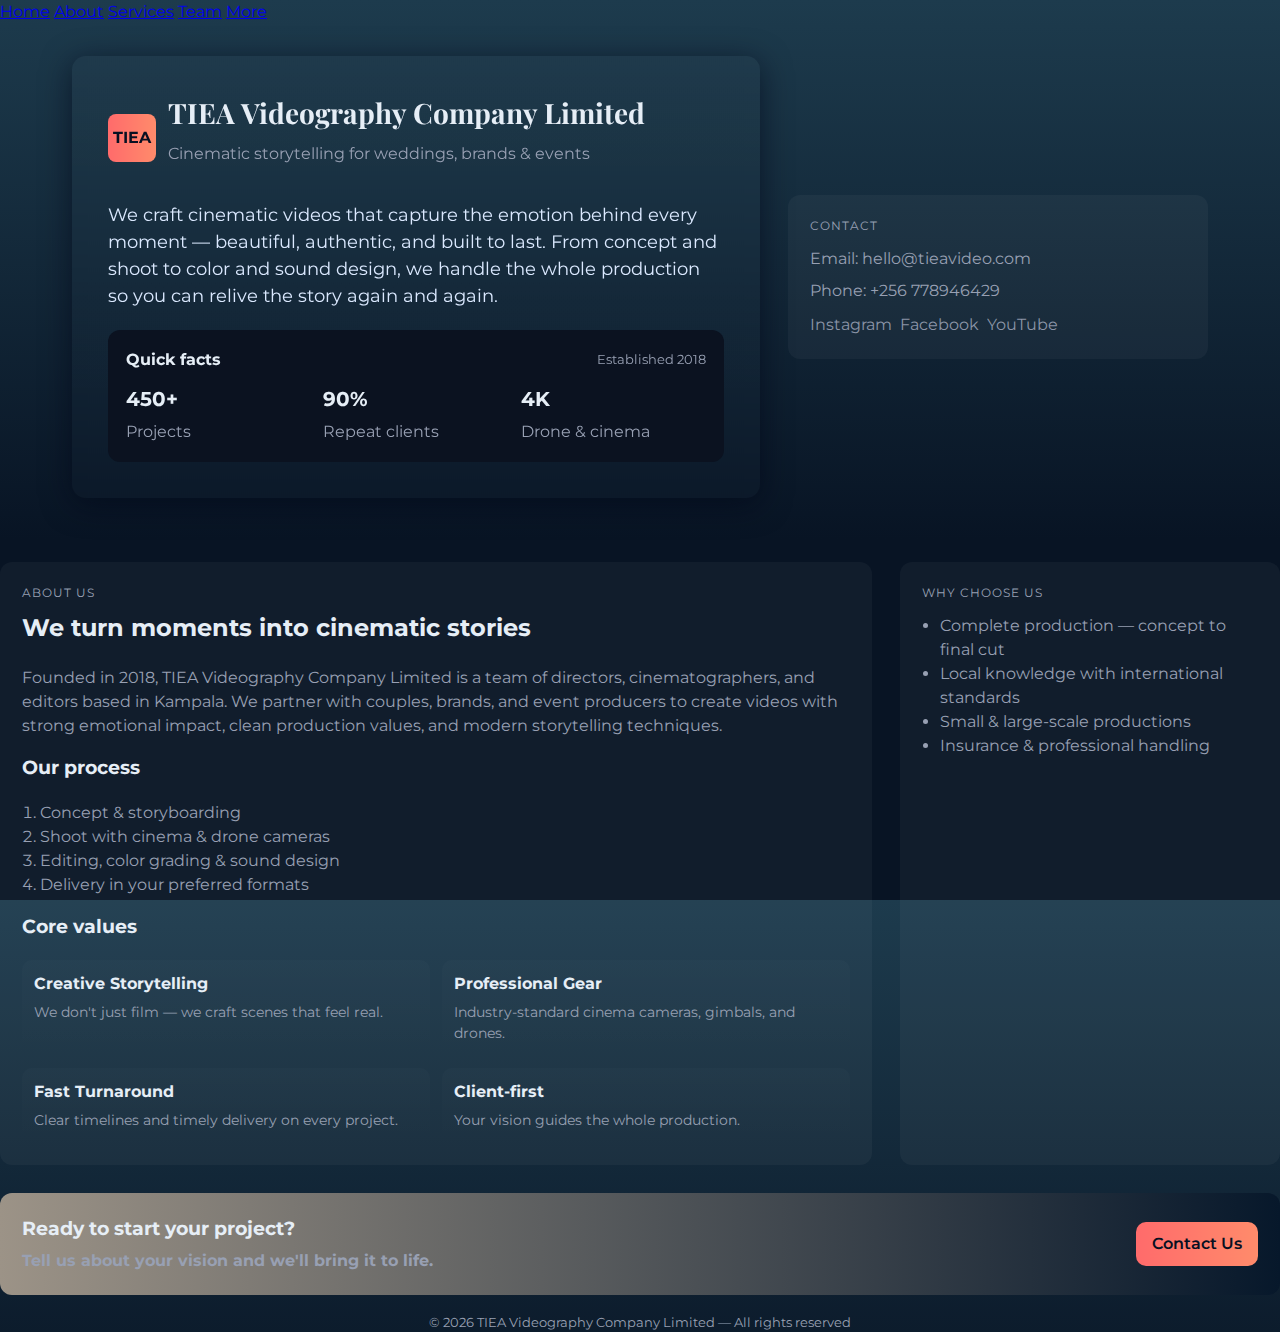
<file: About.html>
<!doctype html>
<html lang="en">
<head>
  <meta charset="utf-8">
  <meta name="viewport" content="width=device-width,initial-scale=1">
  <title>About — TIEA Videography Company Limited</title>
  <link rel="preconnect" href="https://fonts.googleapis.com">
  <link rel="preconnect" href="https://fonts.gstatic.com" crossorigin>
  <link href="https://fonts.googleapis.com/css2?family=Montserrat:wght@400;600;700&family=Playfair+Display:wght@400;600&display=swap" rel="stylesheet">
  <style>
    :root{
      --bg:#0f1724;
      --card:#0b1220;
      --accent:#ff6b6b;
      --muted:#98a0b3;
      --glass: rgba(255,255,255,0.04);
      --maxw:1200px;
      --radius:14px;
    }
    *{box-sizing:border-box}
    html,body{height:100%}
    body{
      margin:0;
      font-family:Montserrat,system-ui,-apple-system,"Segoe UI",Roboto,"Helvetica Neue",Arial;
      color:#e6eef6;
      background:linear-gradient(180deg,#1d3b4d 0%, #081424 60%);
      line-height:1.5;
    }
    .container{max-width:var(--maxw);margin:0 auto;padding:32px}
    .hero{display:grid;grid-template-columns:1fr 420px;gap:28px;align-items:center;margin-bottom:32px;}
    .hero-card{background:linear-gradient(180deg, rgba(255,255,255,0.02), rgba(255,255,255,0.01));border-radius:var(--radius);padding:36px;box-shadow:0 6px 30px rgba(2,6,23,0.6);backdrop-filter: blur(6px);}
    .brand{font-family:'Playfair Display',serif;font-size:28px;margin:0 0 8px}
    .tag{color:var(--muted);margin-bottom:18px}
    .lead{font-size:18px;color:#dbe9ff;margin-bottom:20px}
    .cta-row{display:flex;gap:12px}
    .btn{display:inline-block;padding:10px 16px;border-radius:10px;text-decoration:none;font-weight:600}
    .btn-primary{background:linear-gradient(90deg,var(--accent),#ff8b6b);color:#071022}
    .btn-ghost{background:transparent;border:1px solid rgba(255,255,255,0.06);color:var(--muted)}
    .media-card{background:var(--card);padding:18px;border-radius:12px}
    .stats{display:flex;gap:12px;flex-wrap:wrap}
    .stat{flex:1;min-width:110px}
    .stat h3{margin:0;font-size:20px}
    .stat p{margin:6px 0 0;color:var(--muted)}
    .grid{display:grid;grid-template-columns:1fr 380px;gap:28px;margin-bottom:28px}
    .card{background:var(--glass);padding:22px;border-radius:12px}
    .subhead{color:var(--muted);text-transform:uppercase;font-size:12px;letter-spacing:1px}
    .services{display:grid;grid-template-columns:repeat(2,1fr);gap:12px;margin-top:14px}
    .service{background:linear-gradient(180deg, rgba(255,255,255,0.015), transparent);padding:12px;border-radius:10px}
    .service h4{margin:0 0 6px}
    .service p{margin:0;color:var(--muted);font-size:14px}
    .team-grid{display:grid;grid-template-columns:repeat(3,1fr);gap:12px}
    .member{background:var(--card);padding:12px;border-radius:10px;text-align:center}
    .avatar{width:88px;height:88px;border-radius:50%;background:linear-gradient(180deg,#102030,#0b1421);display:inline-flex;align-items:center;justify-content:center;font-weight:700;font-size:24px;margin-bottom:10px}
    .role{color:var(--muted);font-size:13px}
    .testimonials{display:flex;gap:12px;overflow:auto;padding-bottom:6px}
    .quote{min-width:260px;background:linear-gradient(180deg, rgba(255,255,255,0.02), rgba(255,255,255,0.01));padding:14px;border-radius:10px}
    .quote p{margin:0;color:var(--muted)}
    .footer-cta{background:linear-gradient(90deg,#9c9387 0%, #07182b 100%);padding:22px;border-radius:12px;display:flex;justify-content:space-between;align-items:center;gap:12px}
    @media (max-width:980px){.hero,.grid{grid-template-columns:1fr}.team-grid{grid-template-columns:repeat(2,1fr)}}
    @media (max-width:600px){.team-grid{grid-template-columns:1fr}.services{grid-template-columns:1fr}.hero{padding:0}}
    .muted{color:var(--muted)}
    .logo{display:flex;gap:12px;align-items:center}
    .logo .mark{width:48px;height:48px;border-radius:8px;background:linear-gradient(90deg,var(--accent),#ff8b6b);display:flex;align-items:center;justify-content:center;color:#071022;font-weight:700}
    a.social{opacity:0.9;text-decoration:none;color:var(--muted)}
  </style>
      <nav class="mb-3">
      <a class="text-white mx-2 text-decoration-none" href="index.html">Home</a>
      <a class="text-white mx-2 text-decoration-none" href="about.html">About</a>
      <a class="text-white mx-2 text-decoration-none" href="services.html">Services</a>
      <a class="text-white mx-2 text-decoration-none" href="team.html">Team</a>
      <a class="text-white mx-2 text-decoration-none" href="contact.html">More</a>
    </nav>
</head>
<body>
  <div class="container">
    <section class="hero">
      <div class="hero-card">
        <div class="logo" style="margin-bottom:6px">
          <div class="mark">TIEA</div>
          <div>
            <h1 class="brand">TIEA Videography Company Limited</h1>
            <div class="tag">Cinematic storytelling for weddings, brands & events</div>
          </div>
        </div>
        <p class="lead">We craft cinematic videos that capture the emotion behind every moment — beautiful, authentic, and built to last. From concept and shoot to color and sound design, we handle the whole production so you can relive the story again and again.</p>
        
        <div style="margin-top:20px" class="media-card">
          <div style="display:flex;justify-content:space-between;align-items:center">
            <strong>Quick facts</strong>
            <div style="color:var(--muted);font-size:13px">Established 2018</div>
          </div>
          <div class="stats" style="margin-top:12px">
            <div class="stat"><h3>450+</h3><p class="muted">Projects</p></div>
            <div class="stat"><h3>90%</h3><p class="muted">Repeat clients</p></div>
            <div class="stat"><h3>4K</h3><p class="muted">Drone & cinema</p></div>
          </div>
        </div>
      </div>
      
        <div class="card">
          <div class="subhead">Contact</div>
          <div style="margin-top:12px">
            <p class="muted" style="margin:0 0 8px">Email: hello@tieavideo.com</p>
            <p class="muted" style="margin:0 0 8px">Phone: +256 778946429</p>
            <div style="display:flex;gap:8px;margin-top:10px">
              <a class="social" href="#">Instagram</a>
              <a class="social" href="#">Facebook</a>
              <a class="social" href="#">YouTube</a>
            </div>
          </div>
        </div>
      </div>
    </section>
    <section class="grid">
      <div class="card">
        <div class="subhead">About us</div>
        <h2 style="margin-top:8px">We turn moments into cinematic stories</h2>
        <p class="muted" style="margin-top:12px">Founded in 2018, TIEA Videography Company Limited is a team of directors, cinematographers, and editors based in Kampala. We partner with couples, brands, and event producers to create videos with strong emotional impact, clean production values, and modern storytelling techniques.</p>
        <h3 style="margin-top:16px">Our process</h3>
        <ol class="muted" style="margin-top:8px;padding-left:18px">
          <li>Concept & storyboarding</li>
          <li>Shoot with cinema & drone cameras</li>
          <li>Editing, color grading & sound design</li>
          <li>Delivery in your preferred formats</li>
        </ol>
        <h3 style="margin-top:16px">Core values</h3>
        <div class="services">
          <div class="service"><h4>Creative Storytelling</h4><p>We don't just film — we craft scenes that feel real.</p></div>
          <div class="service"><h4>Professional Gear</h4><p>Industry-standard cinema cameras, gimbals, and drones.</p></div>
          <div class="service"><h4>Fast Turnaround</h4><p>Clear timelines and timely delivery on every project.</p></div>
          <div class="service"><h4>Client-first</h4><p>Your vision guides the whole production.</p></div>
        </div>
      </div>
      <aside class="card">
        <div class="subhead">Why choose us</div>
        <ul class="muted" style="margin-top:12px;padding-left:18px">
          <li>Complete production — concept to final cut</li>
          <li>Local knowledge with international standards</li>
          <li>Small & large-scale productions</li>
          <li>Insurance & professional handling</li>
        </ul>
       
        </div>
      </aside>
    </section>
    
    <section class="footer-cta">
      <div>
        <h3 style="margin:0">Ready to start your project?</h3>
        <div class="muted" style="margin-top:6px"><strong>Tell us about your vision and we'll bring it to life.</strong></div>
      </div>
      <div style="display:flex;gap:10px;align-items:center">
        <a href="#contact" class="btn btn-primary">Contact Us</a>
      </div>
    </section>
    <footer style="margin-top:18px;text-align:center;color:var(--muted);font-size:13px">© <span id="year"></span> TIEA Videography Company Limited — All rights reserved</footer>
  </div>
  <script>
    document.getElementById('year').textContent = new Date().getFullYear();
    function openReel(e){e.preventDefault();alert('Replace this with your reel modal or link to portfolio.');}
  </script>
</body>
</html>
</file>
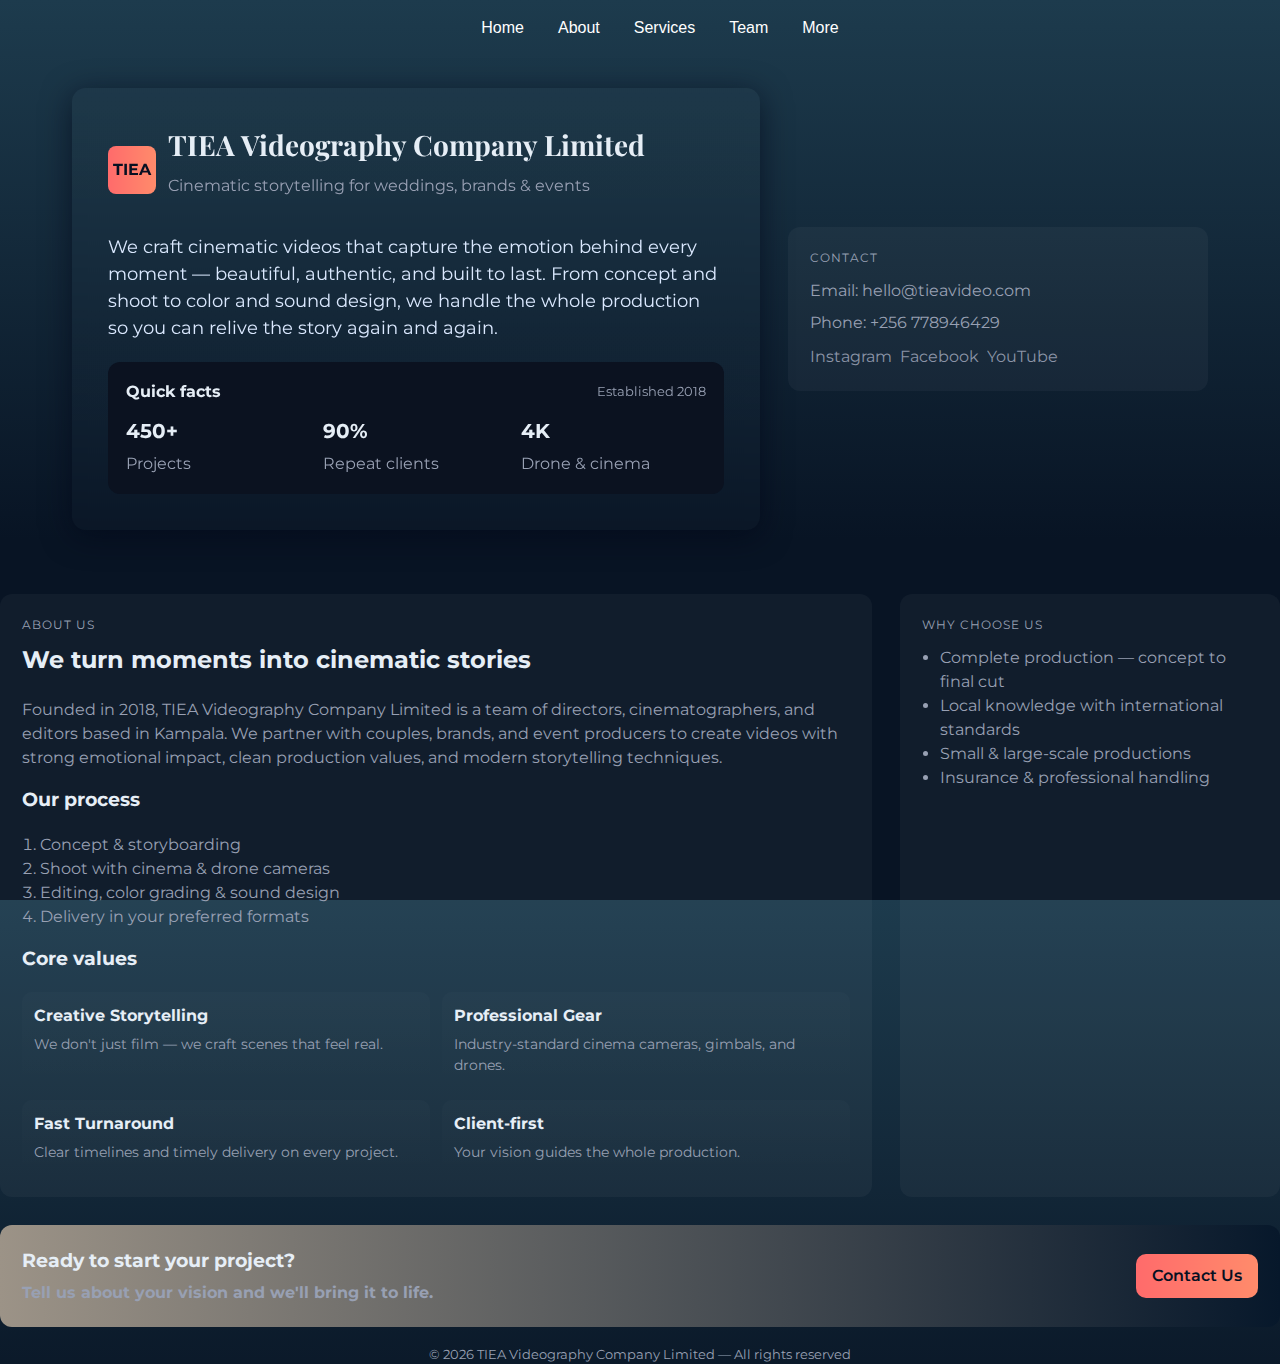
<file: about.html>
<!doctype html>
<html lang="en">
<head>
  <meta charset="utf-8">
  <meta name="viewport" content="width=device-width,initial-scale=1">
  <title>About — TIEA Videography Company Limited</title>
  <link rel="preconnect" href="https://fonts.googleapis.com">
  <link rel="preconnect" href="https://fonts.gstatic.com" crossorigin>
  <link href="https://fonts.googleapis.com/css2?family=Montserrat:wght@400;600;700&family=Playfair+Display:wght@400;600&display=swap" rel="stylesheet">
  <style>
    :root{
      --bg:#0f1724;
      --card:#0b1220;
      --accent:#ff6b6b;
      --muted:#98a0b3;
      --glass: rgba(255,255,255,0.04);
      --maxw:1200px;
      --radius:14px;
    }
    *{box-sizing:border-box}
    html,body{height:100%}
    body{
      margin:0;
      font-family:Montserrat,system-ui,-apple-system,"Segoe UI",Roboto,"Helvetica Neue",Arial;
      color:#e6eef6;
      background:linear-gradient(180deg,#1d3b4d 0%, #081424 60%);
      line-height:1.5;
    }
    .container{max-width:var(--maxw);margin:0 auto;padding:32px}
    .hero{display:grid;grid-template-columns:1fr 420px;gap:28px;align-items:center;margin-bottom:32px;}
    .hero-card{background:linear-gradient(180deg, rgba(255,255,255,0.02), rgba(255,255,255,0.01));border-radius:var(--radius);padding:36px;box-shadow:0 6px 30px rgba(2,6,23,0.6);backdrop-filter: blur(6px);}
    .brand{font-family:'Playfair Display',serif;font-size:28px;margin:0 0 8px}
    .tag{color:var(--muted);margin-bottom:18px}
    .lead{font-size:18px;color:#dbe9ff;margin-bottom:20px}
    .cta-row{display:flex;gap:12px}
    .btn{display:inline-block;padding:10px 16px;border-radius:10px;text-decoration:none;font-weight:600}
    .btn-primary{background:linear-gradient(90deg,var(--accent),#ff8b6b);color:#071022}
    .btn-ghost{background:transparent;border:1px solid rgba(255,255,255,0.06);color:var(--muted)}
    .media-card{background:var(--card);padding:18px;border-radius:12px}
    .stats{display:flex;gap:12px;flex-wrap:wrap}
    .stat{flex:1;min-width:110px}
    .stat h3{margin:0;font-size:20px}
    .stat p{margin:6px 0 0;color:var(--muted)}
    .grid{display:grid;grid-template-columns:1fr 380px;gap:28px;margin-bottom:28px}
    .card{background:var(--glass);padding:22px;border-radius:12px}
    .subhead{color:var(--muted);text-transform:uppercase;font-size:12px;letter-spacing:1px}
    .services{display:grid;grid-template-columns:repeat(2,1fr);gap:12px;margin-top:14px}
    .service{background:linear-gradient(180deg, rgba(255,255,255,0.015), transparent);padding:12px;border-radius:10px}
    .service h4{margin:0 0 6px}
    .service p{margin:0;color:var(--muted);font-size:14px}
    .team-grid{display:grid;grid-template-columns:repeat(3,1fr);gap:12px}
    .member{background:var(--card);padding:12px;border-radius:10px;text-align:center}
    .avatar{width:88px;height:88px;border-radius:50%;background:linear-gradient(180deg,#102030,#0b1421);display:inline-flex;align-items:center;justify-content:center;font-weight:700;font-size:24px;margin-bottom:10px}
    .role{color:var(--muted);font-size:13px}
    .testimonials{display:flex;gap:12px;overflow:auto;padding-bottom:6px}
    .quote{min-width:260px;background:linear-gradient(180deg, rgba(255,255,255,0.02), rgba(255,255,255,0.01));padding:14px;border-radius:10px}
    .quote p{margin:0;color:var(--muted)}
    .footer-cta{background:linear-gradient(90deg,#9c9387 0%, #07182b 100%);padding:22px;border-radius:12px;display:flex;justify-content:space-between;align-items:center;gap:12px}
    @media (max-width:980px){.hero,.grid{grid-template-columns:1fr}.team-grid{grid-template-columns:repeat(2,1fr)}}
    @media (max-width:600px){.team-grid{grid-template-columns:1fr}.services{grid-template-columns:1fr}.hero{padding:0}}
    .muted{color:var(--muted)}
    .logo{display:flex;gap:12px;align-items:center}
    .logo .mark{width:48px;height:48px;border-radius:8px;background:linear-gradient(90deg,var(--accent),#ff8b6b);display:flex;align-items:center;justify-content:center;color:#071022;font-weight:700}
    a.social{opacity:0.9;text-decoration:none;color:var(--muted)}
    .about>ul>li{
      display: inline;
      margin-inline: 15px;
    }
    .about>ul>li>a{
      color: white;
      font-family: 'Franklin Gothic Medium', 'Arial Narrow', Arial, sans-serif;
      text-decoration: none;
      
    }
    .about{
      text-align: center;
    }
    .about>ul>li>a:hover{
      color: orange;
    }

  </style>
      
<body>
  <header>
    <nav class="about">
      <ul>
        <li><a href="index.html">Home</a></li>
        <li class="active"><a href="about.html">About</a></li>
        <li><a href="services.html">Services</a></li>
        <li><a href="team.html">Team</a></li>
        <li><a href="contact.html">More</a></li>
        </ul>
    </nav>
  </header>
  <div class="container">
    <section class="hero">
      <div class="hero-card">
        <div class="logo" style="margin-bottom:6px">
          <div class="mark">TIEA</div>
          <div>
            <h1 class="brand">TIEA Videography Company Limited</h1>
            <div class="tag">Cinematic storytelling for weddings, brands & events</div>
          </div>
        </div>
        <p class="lead">We craft cinematic videos that capture the emotion behind every moment — beautiful, authentic, and built to last. From concept and shoot to color and sound design, we handle the whole production so you can relive the story again and again.</p>
        
        <div style="margin-top:20px" class="media-card">
          <div style="display:flex;justify-content:space-between;align-items:center">
            <strong>Quick facts</strong>
            <div style="color:var(--muted);font-size:13px">Established 2018</div>
          </div>
          <div class="stats" style="margin-top:12px">
            <div class="stat"><h3>450+</h3><p class="muted">Projects</p></div>
            <div class="stat"><h3>90%</h3><p class="muted">Repeat clients</p></div>
            <div class="stat"><h3>4K</h3><p class="muted">Drone & cinema</p></div>
          </div>
        </div>
      </div>
      
        <div class="card">
          <div class="subhead">Contact</div>
          <div style="margin-top:12px">
            <p class="muted" style="margin:0 0 8px">Email: hello@tieavideo.com</p>
            <p class="muted" style="margin:0 0 8px">Phone: +256 778946429</p>
            <div style="display:flex;gap:8px;margin-top:10px">
              <a class="social" href="#">Instagram</a>
              <a class="social" href="#">Facebook</a>
              <a class="social" href="#">YouTube</a>
            </div>
          </div>
        </div>
      </div>
    </section>
    <section class="grid">
      <div class="card">
        <div class="subhead">About us</div>
        <h2 style="margin-top:8px">We turn moments into cinematic stories</h2>
        <p class="muted" style="margin-top:12px">Founded in 2018, TIEA Videography Company Limited is a team of directors, cinematographers, and editors based in Kampala. We partner with couples, brands, and event producers to create videos with strong emotional impact, clean production values, and modern storytelling techniques.</p>
        <h3 style="margin-top:16px">Our process</h3>
        <ol class="muted" style="margin-top:8px;padding-left:18px">
          <li>Concept & storyboarding</li>
          <li>Shoot with cinema & drone cameras</li>
          <li>Editing, color grading & sound design</li>
          <li>Delivery in your preferred formats</li>
        </ol>
        <h3 style="margin-top:16px">Core values</h3>
        <div class="services">
          <div class="service"><h4>Creative Storytelling</h4><p>We don't just film — we craft scenes that feel real.</p></div>
          <div class="service"><h4>Professional Gear</h4><p>Industry-standard cinema cameras, gimbals, and drones.</p></div>
          <div class="service"><h4>Fast Turnaround</h4><p>Clear timelines and timely delivery on every project.</p></div>
          <div class="service"><h4>Client-first</h4><p>Your vision guides the whole production.</p></div>
        </div>
      </div>
      <aside class="card">
        <div class="subhead">Why choose us</div>
        <ul class="muted" style="margin-top:12px;padding-left:18px">
          <li>Complete production — concept to final cut</li>
          <li>Local knowledge with international standards</li>
          <li>Small & large-scale productions</li>
          <li>Insurance & professional handling</li>
        </ul>
       
        </div>
      </aside>
    </section>
    
    <section class="footer-cta">
      <div>
        <h3 style="margin:0">Ready to start your project?</h3>
        <div class="muted" style="margin-top:6px"><strong>Tell us about your vision and we'll bring it to life.</strong></div>
      </div>
      <div style="display:flex;gap:10px;align-items:center">
        <a href="#contact" class="btn btn-primary">Contact Us</a>
      </div>
    </section>
    <footer style="margin-top:18px;text-align:center;color:var(--muted);font-size:13px">© <span id="year"></span> TIEA Videography Company Limited — All rights reserved</footer>
  </div>
  <script>
    document.getElementById('year').textContent = new Date().getFullYear();
    function openReel(e){e.preventDefault();alert('Replace this with your reel modal or link to portfolio.');}
  </script>
</body>
</html>
</file>
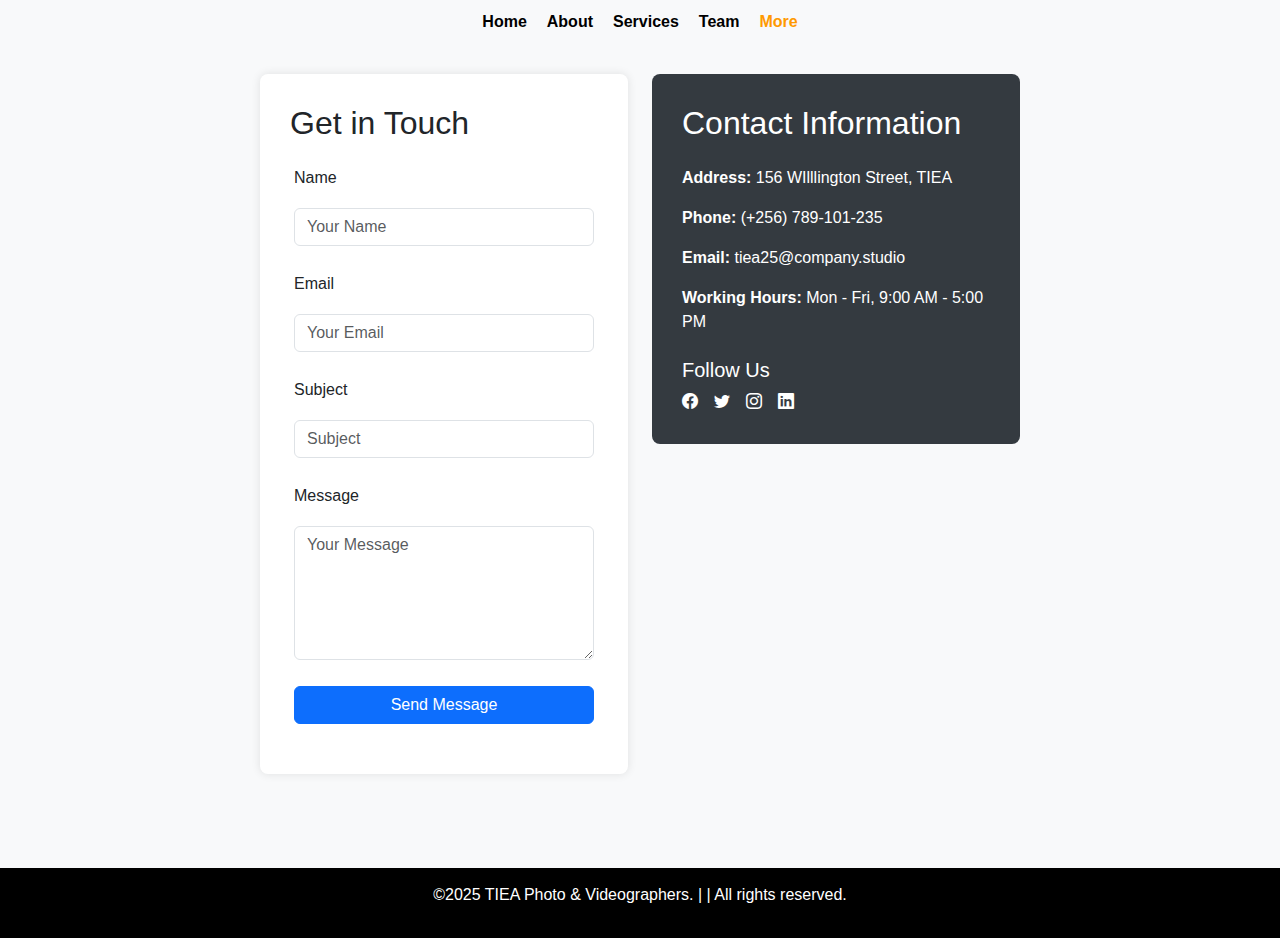
<file: contact.html>
<!DOCTYPE html>
<html lang="en">
<head>
    <meta charset="UTF-8">
    <meta name="viewport" content="width=device-width, initial-scale=1.0">
    <title>Contact Us</title>
    <!-- Bootstrap CSS -->
    <link href="https://cdn.jsdelivr.net/npm/bootstrap@5.3.3/dist/css/bootstrap.min.css" rel="stylesheet">
    <link rel="stylesheet" href="styles.css">
    <!-- Custom CSS -->
    <style>
        body {
            background-color: #f8f9fa;
        }
        .contact-container {
            max-width: 800px;
            margin: 0 auto;
            padding: 40px 20px;
        }
        .contact-form {
            background: white;
            padding: 30px;
            border-radius: 8px;
            box-shadow: 0 0 10px rgba(0,0,0,0.1);
        }
        .contact-info {
            background: #343a40;
            color: white;
            padding: 30px;
            border-radius: 8px;
        }
    </style>
    <nav class="linksDiv">
        <a href="index.html"  class="links">Home</a>
        <a href="about.html" class="links">About</a>
        <a href="services.html" class="links">Services</a>
        <a href="team.html" class="links">Team</a>
        <a class="active"  href="contact.html" class="links">More</a>
    </nav>
</head>
<body>
    <div class="contact-container">
        <div class="row">
            <!-- Contact Form -->
            <div class="col-md-6 mb-4">
                <div class="contact-form">
                    <h2 class="mb-4">Get in Touch</h2>
                    <form>
                        <div class="mb-3">
                            <label for="name" class="form-label">Name</label>
                            <input type="text" class="form-control" id="name" placeholder="Your Name" required>
                        </div>
                        <div class="mb-3">
                            <label for="email" class="form-label">Email</label>
                            <input type="email" class="form-control" id="email" placeholder="Your Email" required>
                        </div>
                        <div class="mb-3">
                            <label for="subject" class="form-label">Subject</label>
                            <input type="text" class="form-control" id="subject" placeholder="Subject">
                        </div>
                        <div class="mb-3">
                            <label for="message" class="form-label">Message</label>
                            <textarea class="form-control" id="message" rows="5" placeholder="Your Message" required></textarea>
                        </div>
                        <button type="submit" class="btn btn-primary w-100">Send Message</button>
                    </form>
                </div>
            </div>
            <!-- Contact Information -->
            <div class="col-md-6 mb-4">
                <div class="contact-info">
                    <h2 class="mb-4">Contact Information</h2>
                    <p><strong>Address:</strong> 156 WIlllington Street, TIEA </p>
                    <p><strong>Phone:</strong> (+256) 789-101-235</p>
                    <p><strong>Email:</strong> tiea25@company.studio</p>
                    <p><strong>Working Hours:</strong> Mon - Fri, 9:00 AM - 5:00 PM</p>
                    <!-- Social Media Links -->
                    <h5 class="mt-4">Follow Us</h5>
                    <div class="d-flex gap-3">
                        <a href="#" class="text-white"><i class="bi bi-facebook"></i></a>
                        <a href="#" class="text-white"><i class="bi bi-twitter"></i></a>
                        <a href="#" class="text-white"><i class="bi bi-instagram"></i></a>
                        <a href="#" class="text-white"><i class="bi bi-linkedin"></i></a>
                    </div>
                </div>
            </div>
        </div>
    </div>
 
    <footer>
    <p>©2025 TIEA Photo & Videographers. | | All rights reserved.</p>
</footer>
    <!-- Bootstrap Icons (for social media icons) -->
    <link rel="stylesheet" href="https://cdn.jsdelivr.net/npm/bootstrap-icons@1.11.3/font/bootstrap-icons.min.css">
    <!-- Bootstrap JS -->
    <script src="https://cdn.jsdelivr.net/npm/bootstrap@5.3.3/dist/js/bootstrap.bundle.min.js"></script>
</body>
</html>
</file>
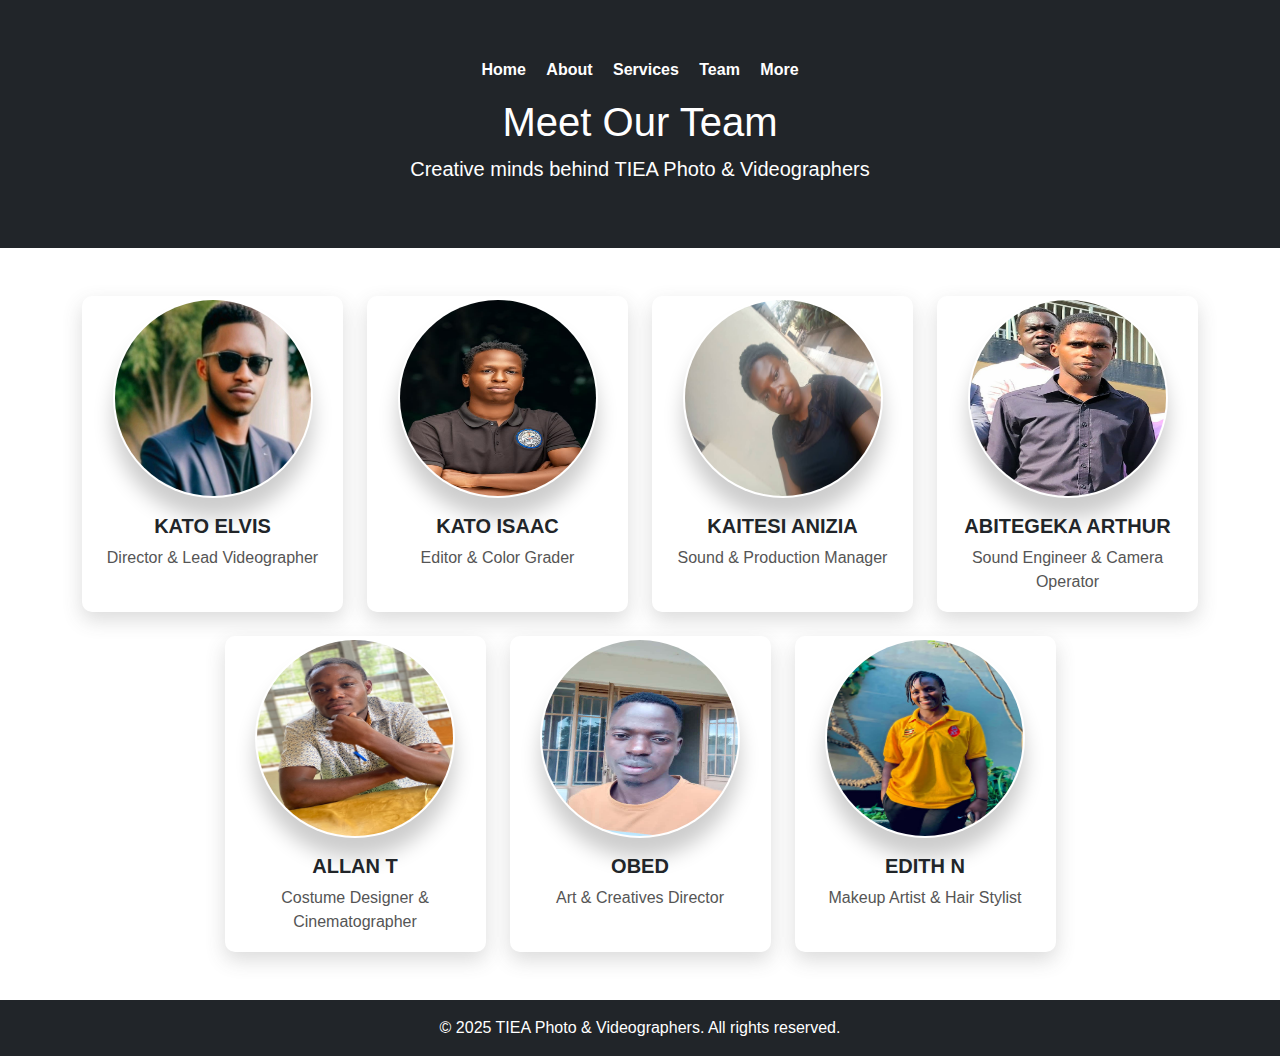
<file: team.html>
<!DOCTYPE html>
<html lang="en">
<head>
  <meta charset="UTF-8">
  <meta name="viewport" content="width=device-width, initial-scale=1">
  <title>Our Team - Tier Videography</title>
  <link href="https://cdn.jsdelivr.net/npm/bootstrap@5.3.2/dist/css/bootstrap.min.css" rel="stylesheet">
  <link rel="stylesheet" href="styles.css">
</head>
<body>

  <!-- Header with Navigation -->
  <header class="bg-dark text-white text-center py-5">
    <nav class="mb-3">
      <a id="nav" class="text-white mx-2 text-decoration-none" href="index.html">Home</a>
      <a id="nav" class="text-white mx-2 text-decoration-none" href="about.html">About</a>
      <a id="nav" class="text-white mx-2 text-decoration-none" href="services.html">Services</a>
      <a id="nav" class="text-white mx-2 text-decoration-none active" href="team.html">Team</a>
      <a id="nav" class="text-white mx-2 text-decoration-none" href="contact.html">More</a>
    </nav>
    <h1>Meet Our Team</h1>
    <p class="lead">Creative minds behind TIEA Photo & Videographers</p>
  </header>

  <!-- Team Section -->
  <section class="container my-5">
    <div class="row justify-content-center g-4">

      <!-- Team Member Cards -->
      <div class="col-sm-6 col-md-4 col-lg-3">
        <div class="card team-card h-100 text-center -50%">
          <img src="images/DP.jpg" class="card-img-top" alt="ELVIS">
          <div class="card-body">
            <h5 class="card-title">KATO ELVIS</h5>
            <p class="card-text">Director & Lead Videographer</p>
          </div>
        </div>
      </div>

      <div class="col-sm-6 col-md-4 col-lg-3">
        <div class="card team-card h-100 text-center">
          <img src="images/isaac.jpg" class="card-img-top" alt="ISAAC">
          <div class="card-body">
            <h5 class="card-title">KATO ISAAC</h5>
            <p class="card-text">Editor & Color Grader</p>
          </div>
        </div>
      </div>

      <div class="col-sm-6 col-md-4 col-lg-3">
        <div class="card team-card h-100 text-center">
          <img src="images/tesi.jpg" class="card-img-top" alt="TESI">
          <div class="card-body">
            <h5 class="card-title">KAITESI ANIZIA</h5>
            <p class="card-text">Sound & Production Manager</p>
          </div>
        </div>
      </div>

      <div class="col-sm-6 col-md-4 col-lg-3">
        <div class="card team-card h-100 text-center">
          <img src="images/texa.jpg" class="card-img-top" alt="ARTHUR">
          <div class="card-body">
            <h5 class="card-title">ABITEGEKA ARTHUR</h5>
            <p class="card-text">Sound Engineer & Camera Operator</p>
          </div>
        </div>
      </div>

      <div class="col-sm-6 col-md-4 col-lg-3">
        <div class="card team-card h-100 text-center">
          <img src="images/allan.jpg" class="card-img-top" alt="ALLAN">
          <div class="card-body">
            <h5 class="card-title">ALLAN T</h5>
            <p class="card-text">Costume Designer & Cinematographer</p>
          </div>
        </div>
      </div>

      <div class="col-sm-6 col-md-4 col-lg-3">
        <div class="card team-card h-100 text-center">
          <img src="images/obed.jpg" class="card-img-top" alt="OBED">
          <div class="card-body">
            <h5 class="card-title">OBED</h5>
            <p class="card-text">Art & Creatives Director</p>
          </div>
        </div>
      </div>

      <div class="col-sm-6 col-md-4 col-lg-3">
        <div class="card team-card h-100 text-center">
          <img src="images/edith.jpg" class="card-img-top" alt="EDITH">
          <div class="card-body">
            <h5 class="card-title">EDITH N</h5>
            <p class="card-text">Makeup Artist & Hair Stylist</p>
          </div>
        </div>
      </div>

    </div>
  </section>

  <!-- Footer -->
  <footer class="bg-dark text-white text-center py-3">
    &copy; 2025 TIEA Photo & Videographers. All rights reserved.
  </footer>

  <script src="https://cdn.jsdelivr.net/npm/bootstrap@5.3.2/dist/js/bootstrap.bundle.min.js"></script>
</body>
</html>
</file>
<file: styles.css>
/* Card Image Styling */
.card-img-top {
  height: 280px;
  object-fit: cover;
  transition: transform 0.3s ease;
}

/* Hover Effect on Card */
.team-card {
  transition: transform 0.3s ease, box-shadow 0.3s ease;
  border: none;
  border-radius: 10px;
  overflow: hidden;
  box-shadow: 0 8px 20px rgba(73, 73, 73, 0.2);
  padding: 2px;
}

  .card-img-top{
    border-radius: 50%;
    width: 200px;
    height:200px;
    object-fit: fill;
    padding: 2px;
    box-shadow: 0 20px 20px rgba(0, 0, 0, 0.2);
  }

  .card{
    display: flex;
    align-items: center;
  }

.team-card:hover {
  transform: translateY(-8px) scale(1.03);
  box-shadow: 0 8px 20px rgba(0, 0, 0, 0.2);
}

/* Title and Text Styling */
.card-title {
  font-weight: bold;
}

.card-text {
  color: #555;
}

/* Responsive Nav Links */
nav a {
  font-weight: 500;
  transition: color 0.3s;
}

nav a:hover {
  color: #ffc107;
  text-decoration: none;
}

/* new css by Isaac */

* {
    margin: 0;
    padding: 0;
    box-sizing: border-box;
    font-family: Arial, sans-serif;
}

header {
    background: #000;
    color: #c2ee88;
    padding: 15px 30px;
    text-align: center;
}

nav {
    margin-top: 10px;
}

nav a {
    color: #fff;
    text-decoration: none;
    margin: 0 10px;
    font-weight: bold;
}

nav a:hover, nav a.active{
    color: #ff9900;
}

.hero {
    position: relative;
    text-align: center;
    color:blue;
}

#nav:hover {
    color: rgb(5, 233, 5) !important;
}

#nav:active .active{
    color: rgb(5, 233, 5) !important;
}
.hero-image {
    width: 100%;
    height: 400px;
    object-fit: cover;
    opacity: 0.8;
}

.hero-text {
    position: absolute;
    top: 50%;
    left: 50%;
    transform: translate(-50%, -50%);
}

.intro, .content {
    padding: 40px;
    text-align: center;
}

.team-grid {
    display: flex;
    justify-content: center;
    flex-wrap: wrap;
    gap: 20px;
    padding: 40px;
}

.member {
    width: 200px;
    text-align: center;
}

.member img {
    width: 200px;
    height: 200px;
    object-fit: cover;
    border-radius: 50%;
}

.video-section {
    margin-top: 20px;
    text-align: center;
}

form {
    display: flex;
    flex-direction: column;
    width: 300px;
    margin: 20px auto;
}

form input, form textarea {
    margin: 10px 0;
    padding: 10px;
    font-size: 16px;
}

form button {
    padding: 10px;
    background: #ff9900;
    border: none;
    color: white;
    cursor: pointer;
}

form button:hover {
    background: #cc7a00;
}

footer {
    background: #000;
    color: #fff;
    text-align: center;
    padding: 15px;
    margin-top: 30px;
}
/* --- SLIDER STYLES --- */
.slider {
    position: relative;
    max-width: 700px;
    margin: 20px auto;
    overflow: hidden;
    border-radius: 10px;
}

.slides img {
    width: 100%;
    height: auto;
    display: block;
}

.slide {
    display: none;
    animation: fadeEffect 1s;
}

@keyframes fadeEffect {
    from {opacity: 0.4;}
    to {opacity: 1;}
}

/* Navigation buttons */
.prev, .next {
    cursor: pointer;
    position: absolute;
    top: 50%;
    transform: translateY(-50%);
    padding: 12px;
    color: white;
    font-weight: bold;
    font-size: 24px;
    transition: 0.3s;
    user-select: none;
    background-color: rgba(0,0,0,0.5);
    border-radius: 50%;
}

.next { right: 10px; }
.prev { left: 10px; }

.prev:hover, .next:hover {
    background-color: rgba(0,0,0,0.8);
}

.links{
    color: black;
}

.linksDiv{
    display: flex;
   justify-content: center;
}
</file>
